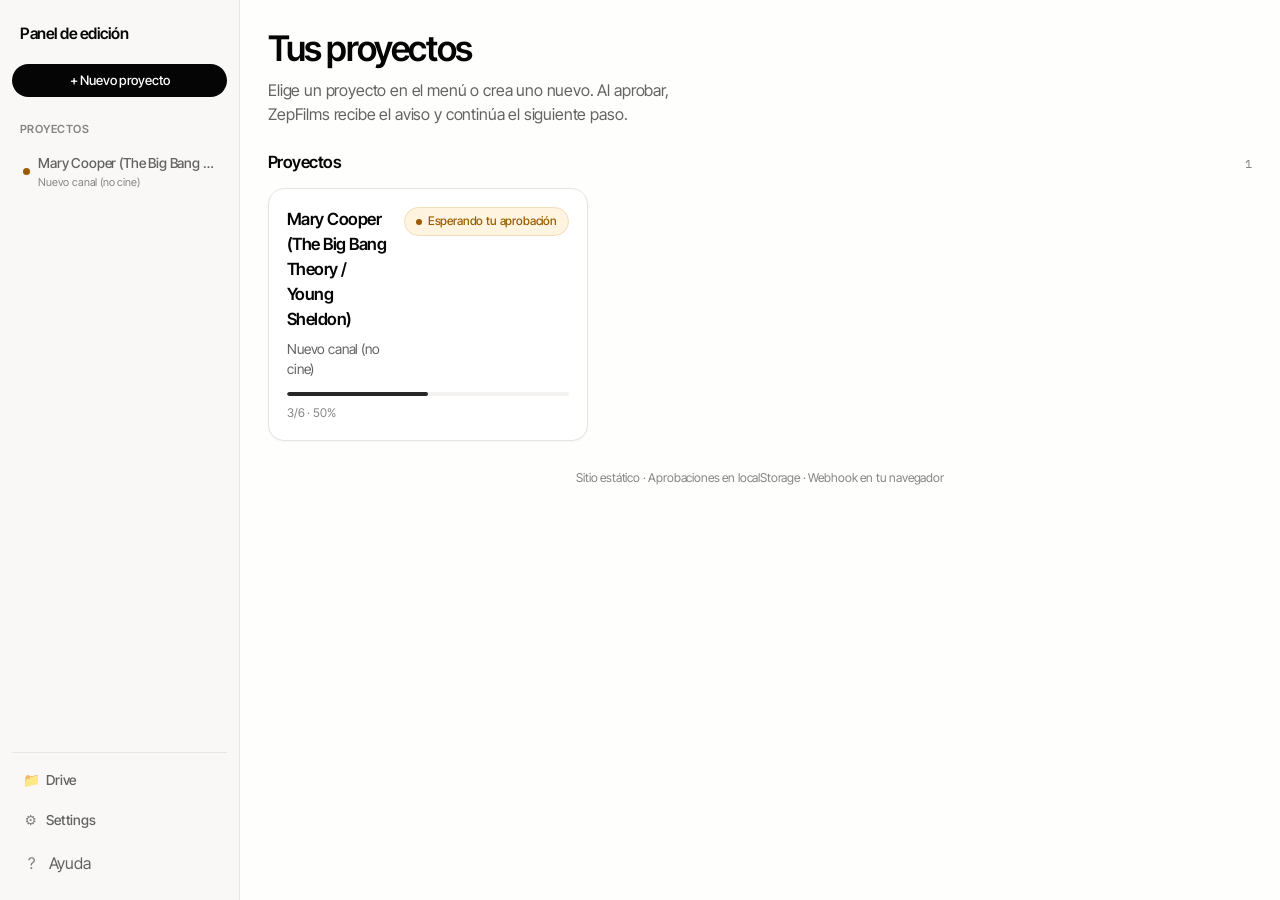
<file: index.html>
<!DOCTYPE html>
<html lang="es">
<head>
  <meta charset="utf-8" />
  <meta name="viewport" content="width=device-width, initial-scale=1, viewport-fit=cover" />
  <meta name="color-scheme" content="light" />
  <meta name="description" content="Panel de edición de videos" />
  <link rel="icon" href="favicon.svg" type="image/svg+xml" />
  <title>Panel de edición — Videos</title>
  <link rel="preconnect" href="https://fonts.googleapis.com" />
  <link rel="preconnect" href="https://fonts.gstatic.com" crossorigin />
  <link href="https://fonts.googleapis.com/css2?family=IBM+Plex+Mono:wght@400;500&family=Inter+Tight:wght@400;500;600;700&display=swap" rel="stylesheet" />
  <link rel="stylesheet" href="css/dashboard.css?v=8" />
</head>
<body>
  <div class="app">
    <aside class="sidebar" id="sidebar" aria-label="Menú">
      <div class="sidebar-top">
        <a class="brand" href="#/" data-nav="home">Panel de edición</a>
        <button type="button" class="btn btn-primary btn-block" id="btnNewProject">+ Nuevo proyecto</button>
        <nav class="nav-projects" aria-label="Proyectos">
          <div class="nav-label">Proyectos</div>
          <div id="projectNav"></div>
        </nav>
      </div>
      <div class="sidebar-bottom">
        <a class="nav-item" id="navDrive" href="#" target="_blank" rel="noopener" data-nav="drive">
          <span class="nav-ico" aria-hidden="true">📁</span>
          <span>Drive</span>
        </a>
        <a class="nav-item" href="#/settings" data-nav="settings">
          <span class="nav-ico" aria-hidden="true">⚙</span>
          <span>Settings</span>
        </a>
        <button type="button" class="nav-item nav-btn" id="btnHelp" data-nav="help">
          <span class="nav-ico" aria-hidden="true">?</span>
          <span>Ayuda</span>
        </button>
      </div>
    </aside>

    <div class="backdrop" id="sidebarBackdrop" hidden></div>

    <div class="main">
      <header class="topbar">
        <button type="button" class="btn btn-ghost btn-icon" id="btnMenu" aria-label="Abrir menú">☰</button>
        <div class="topbar-title" id="topbarTitle">Inicio</div>
      </header>
      <main class="content" id="app"></main>
    </div>
  </div>

  <div class="modal" id="modalNew" hidden>
    <div class="modal-backdrop" data-close-modal></div>
    <div class="modal-card" role="dialog" aria-modal="true" aria-labelledby="modalTitle">
      <div class="modal-head">
        <h2 id="modalTitle">Nuevo proyecto</h2>
        <button type="button" class="btn btn-ghost btn-icon" data-close-modal aria-label="Cerrar">✕</button>
      </div>
      <form id="formNew" class="modal-body">
        <label>Nombre del video
          <input name="title" required placeholder="Ej. Mary Cooper — capítulo 1" />
        </label>
        <label>Tema / serie o película
          <input name="theme" placeholder="Ej. The Big Bang Theory / Young Sheldon" />
        </label>
        <label>Canal
          <select name="channel">
            <option value="Canal nuevo">Canal nuevo</option>
            <option value="ZEPFILMS">ZEPFILMS</option>
          </select>
        </label>
        <label>Link del audio (Drive)
          <input name="audioUrl" type="url" placeholder="https://drive.google.com/…" />
        </label>
        <label>Guion (opcional)
          <textarea name="script" rows="4" placeholder="Pega el guion aquí…"></textarea>
        </label>
        <label>Título YouTube (opcional)
          <input name="ytTitle" placeholder="Título clickbait…" />
        </label>
        <div class="modal-actions">
          <button type="button" class="btn" data-close-modal>Cancelar</button>
          <button type="submit" class="btn btn-primary">Crear borrador</button>
        </div>
      </form>
    </div>
  </div>

  <div class="modal" id="modalHelp" hidden>
    <div class="modal-backdrop" data-close-help></div>
    <div class="modal-card" role="dialog" aria-modal="true" aria-labelledby="helpTitle">
      <div class="modal-head">
        <h2 id="helpTitle">Ayuda</h2>
        <button type="button" class="btn btn-ghost btn-icon" data-close-help aria-label="Cerrar">✕</button>
      </div>
      <div class="modal-body">
        <p><strong>Cómo usar el panel</strong></p>
        <ol>
          <li>Elige un proyecto en el menú izquierdo.</li>
          <li>En cada paso, usa <em>Aprobar</em> o <em>Pedir cambios</em>. ZepFilms recibe el aviso solo — sin pegar nada.</li>
          <li><em>Abrir Drive</em> abre la carpeta del proyecto donde estarán los videos.</li>
          <li><em>+ Nuevo proyecto</em> crea un borrador local.</li>
          <li>En Settings puedes pulsar <em>Probar conexión</em> si quieres verificar el aviso.</li>
        </ol>
        <p class="sub">La conexión con ZepFilms está activa automáticamente.</p>
        <div class="modal-actions">
          <button type="button" class="btn btn-primary" data-close-help>Entendido</button>
        </div>
      </div>
    </div>
  </div>

  <div class="modal" id="modalConnect" hidden>
    <div class="modal-backdrop" data-close-connect></div>
    <div class="modal-card" role="dialog" aria-modal="true" aria-labelledby="connectTitle">
      <div class="modal-head">
        <h2 id="connectTitle">Conecta ZepFilms</h2>
        <button type="button" class="btn btn-ghost btn-icon" data-close-connect aria-label="Cerrar">✕</button>
      </div>
      <div class="modal-body">
        <p class="sub">La conexión ya está activa. Si algo falla, pulsa Probar conexión en Settings.</p>
        <div class="modal-actions">
          <button type="button" class="btn" data-close-connect>Ahora no</button>
          <a class="btn btn-primary" href="#/settings" id="btnGoSettings" data-close-connect>Ir a Settings</a>
        </div>
      </div>
    </div>
  </div>

  <div class="toast" id="toast" role="status"></div>
  <script src="js/notify.js?v=2"></script>
  <script src="js/dashboard.js?v=7"></script>
</body>
</html>
</file>
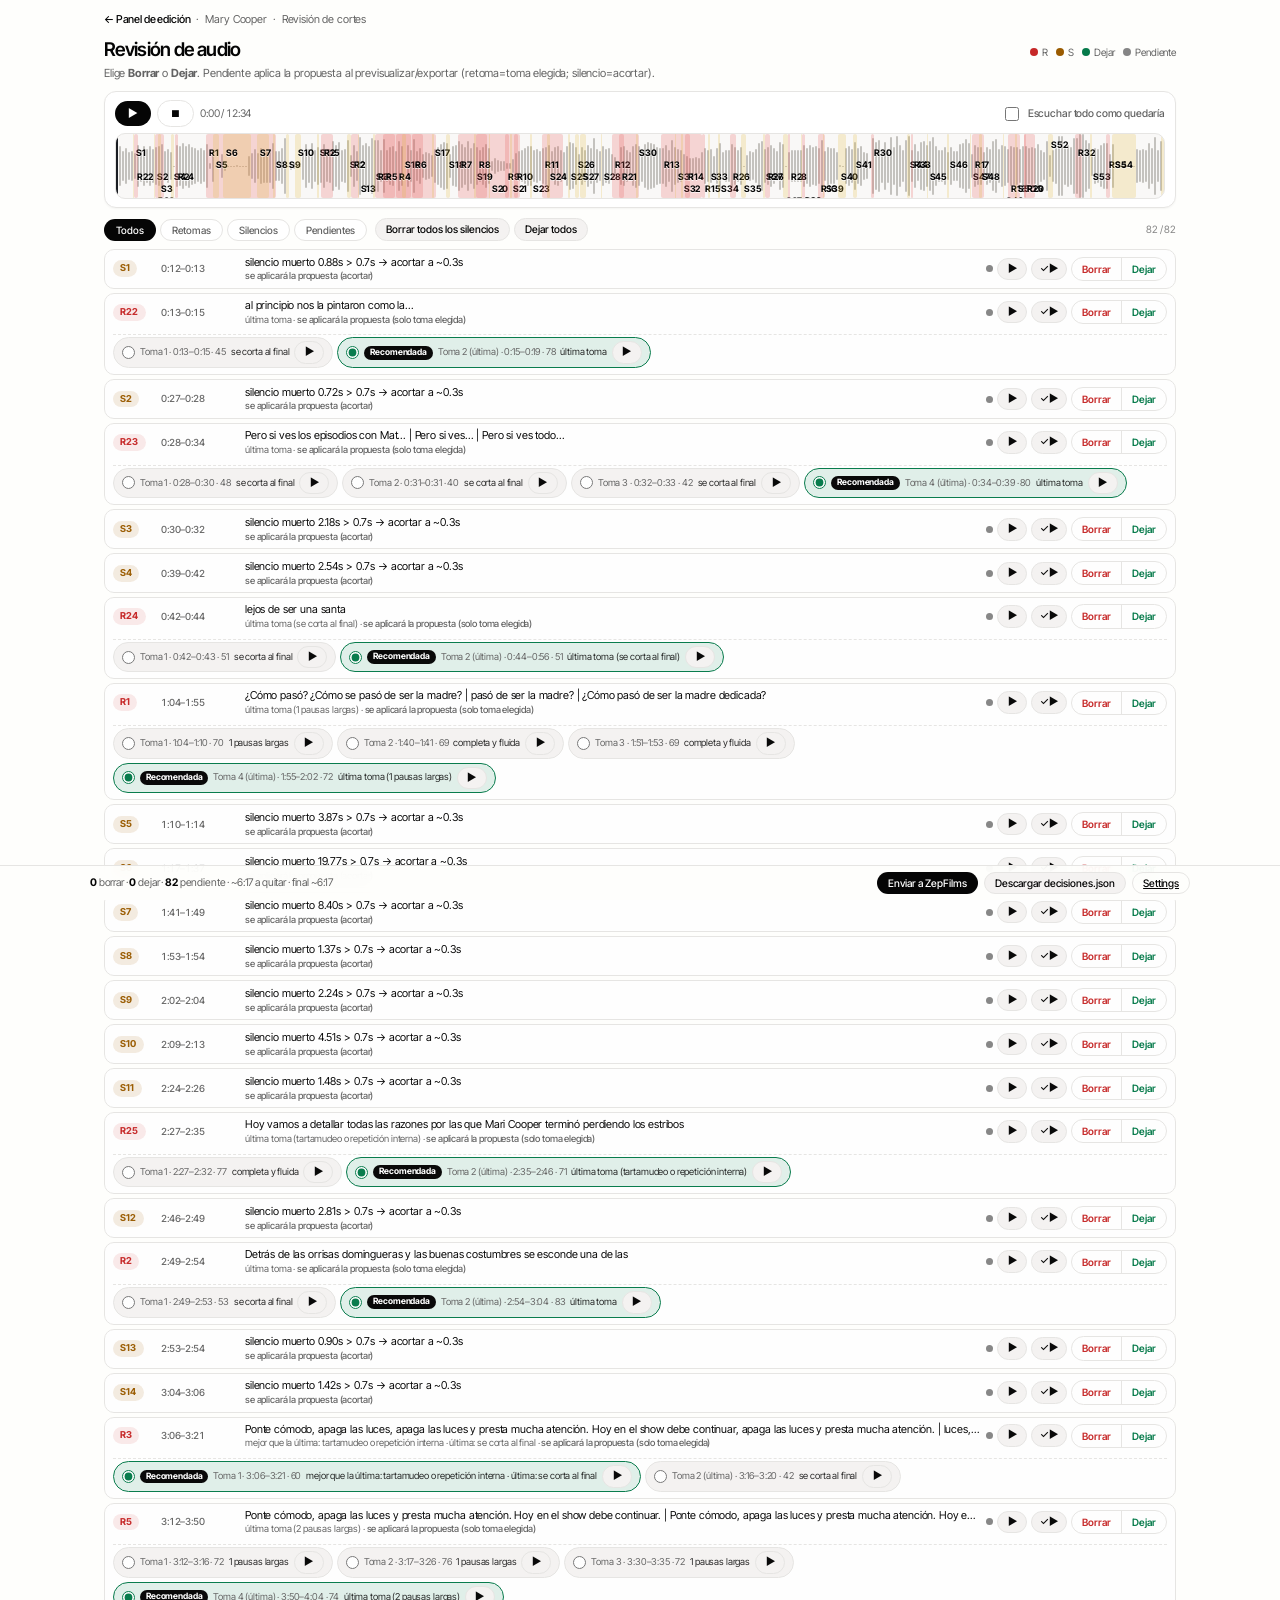
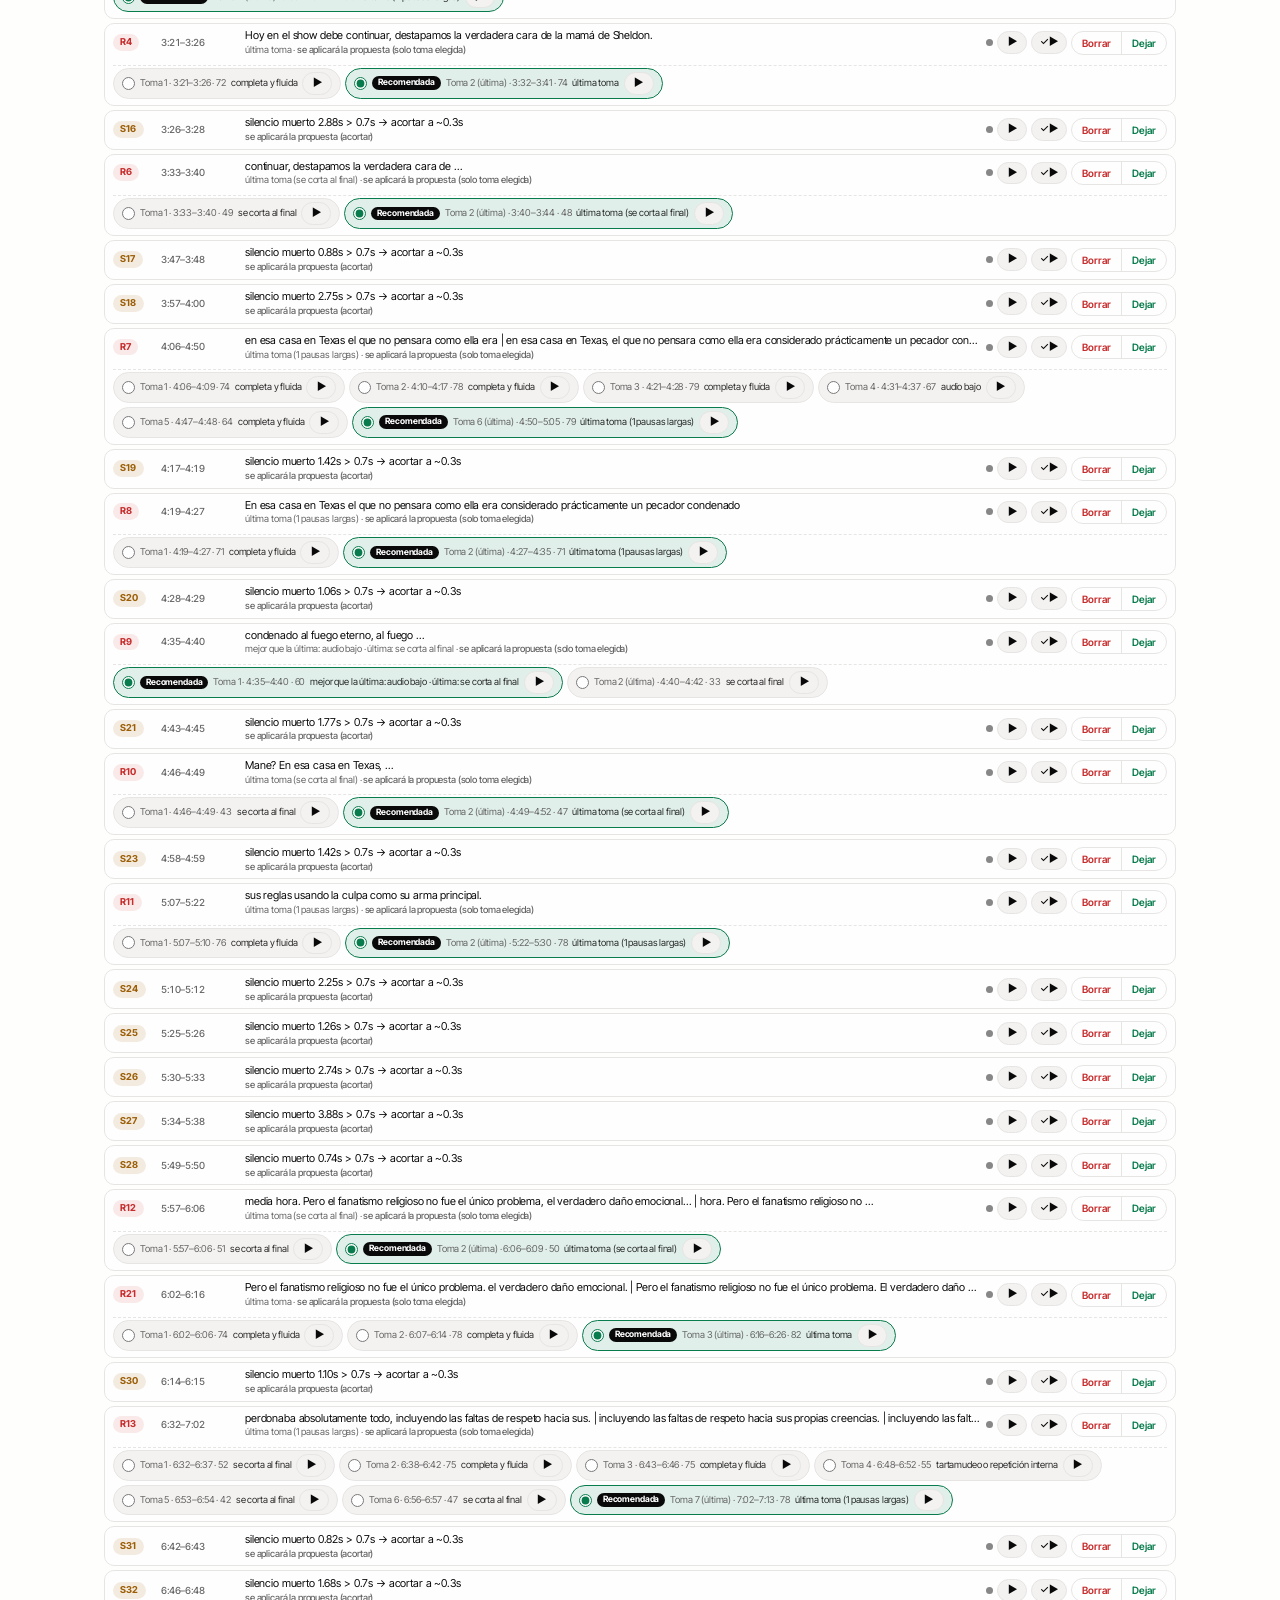
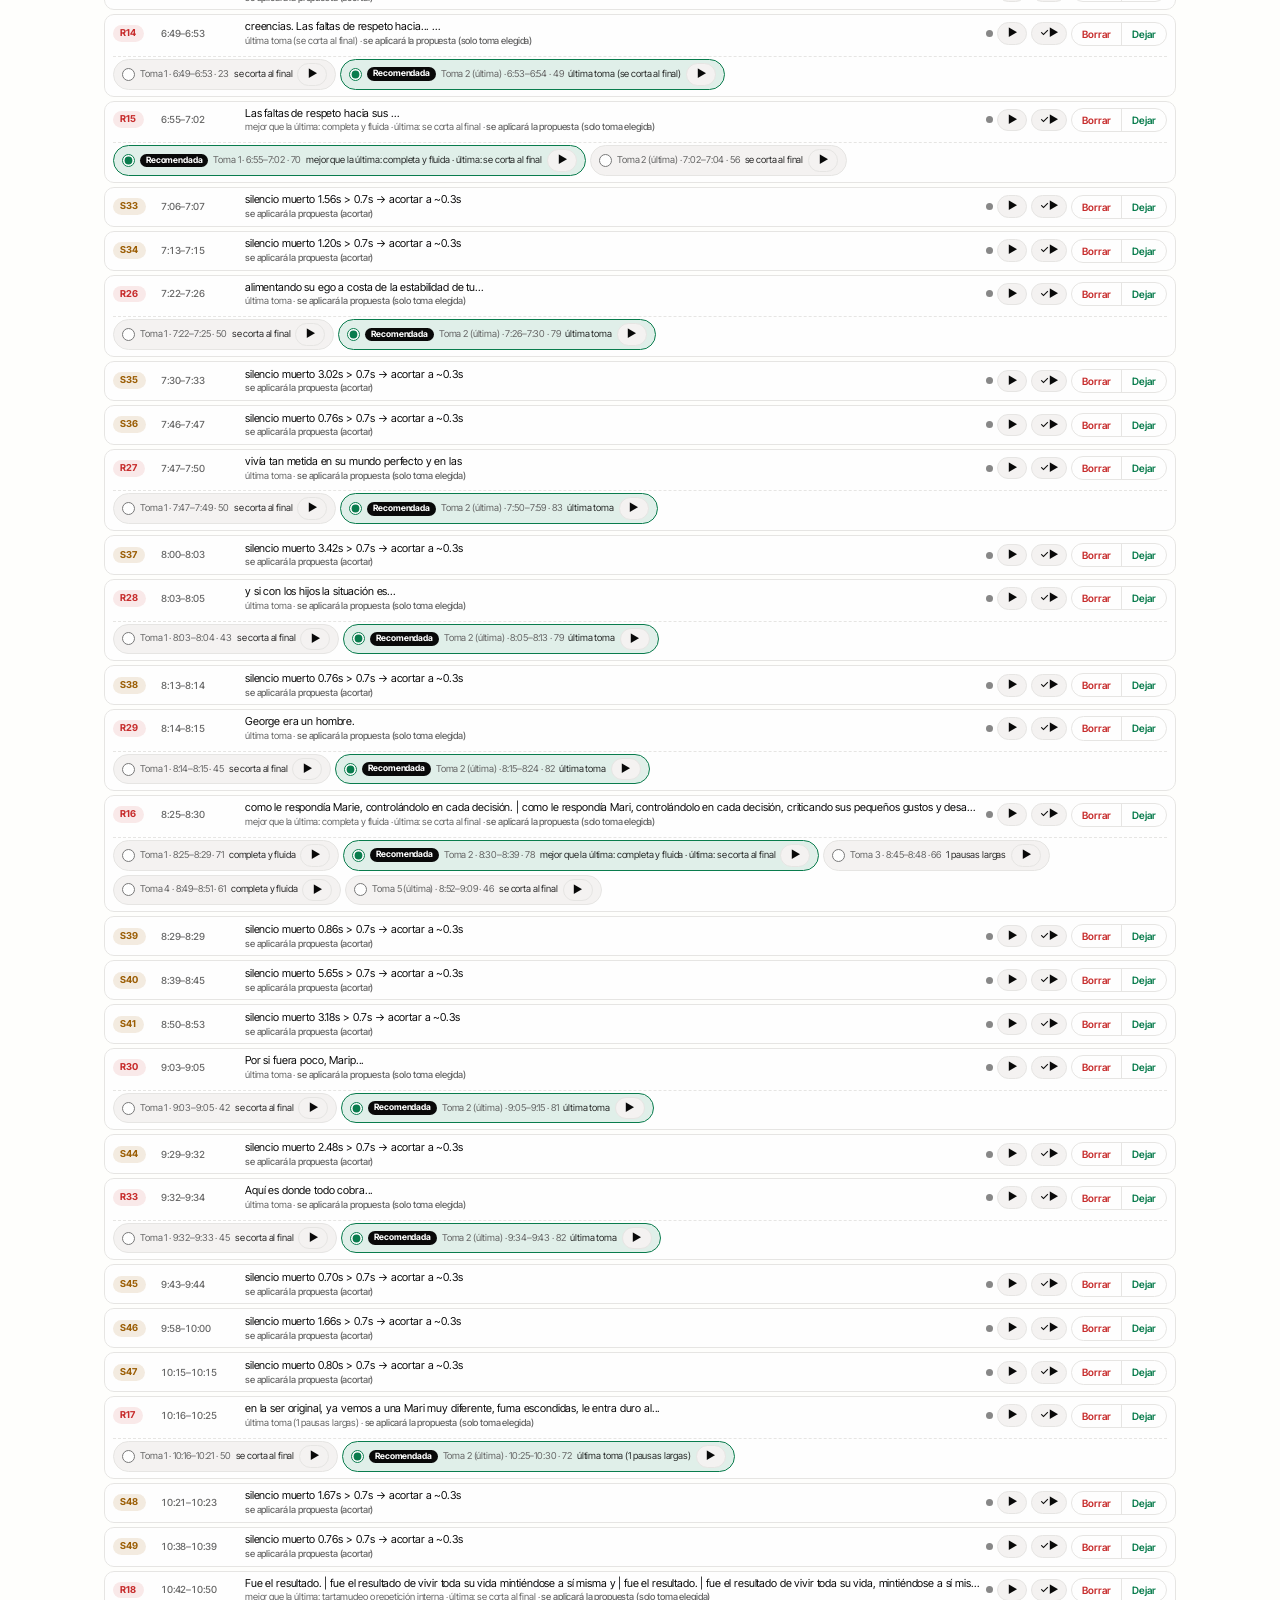
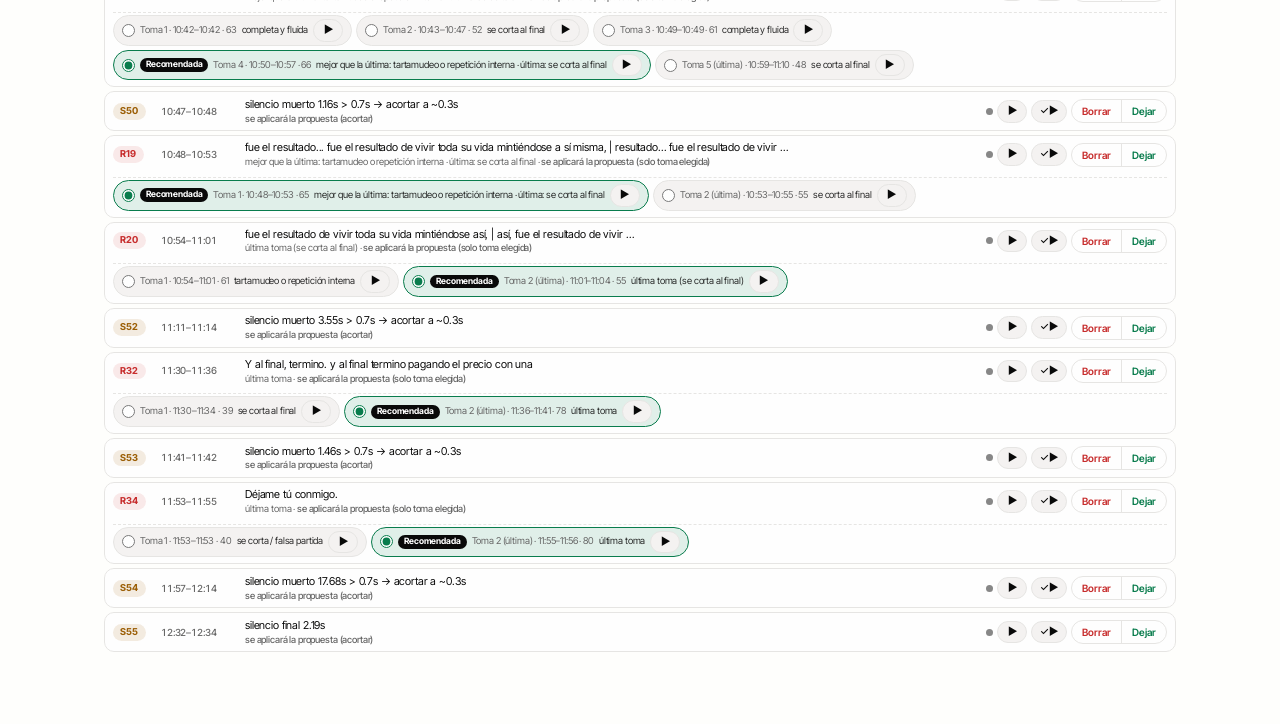
<file: revision/mary-cooper/index.html>
<!DOCTYPE html>
<html lang="es">
<head>
  <meta charset="utf-8" />
  <meta name="viewport" content="width=device-width, initial-scale=1, viewport-fit=cover" />
  <meta name="color-scheme" content="light" />
  <link rel="icon" href="favicon.svg" type="image/svg+xml" />
  <title>Revisión de audio — Mary Cooper</title>
  <link rel="preconnect" href="https://fonts.googleapis.com" />
  <link rel="preconnect" href="https://fonts.gstatic.com" crossorigin />
  <link href="https://fonts.googleapis.com/css2?family=Inter+Tight:wght@400;500;600;700&display=swap" rel="stylesheet" />
  <link rel="stylesheet" href="css/styles.css?v=8" />
</head>
<body>
  <div class="wrap">
    <nav class="crumb" aria-label="Navegación">
      <a href="../../">← Panel de edición</a>
      <span>·</span>
      <span>Mary Cooper</span>
      <span>·</span>
      <span>Revisión de cortes</span>
    </nav>
    <header class="top">
      <div>
        <h1>Revisión de audio</h1>
        <p>Elige <strong>Borrar</strong> o <strong>Dejar</strong>. Pendiente aplica la propuesta al previsualizar/exportar (retoma=toma elegida; silencio=acortar).</p>
      </div>
      <div class="legend">
        <span><i class="swatch retake"></i>R</span>
        <span><i class="swatch silence"></i>S</span>
        <span><i class="swatch keep"></i>Dejar</span>
        <span><i class="swatch pending"></i>Pendiente</span>
      </div>
    </header>

    <section class="player-card" aria-label="Reproductor">
      <div class="controls">
        <button type="button" class="btn btn-primary btn-play" id="btnPlay" aria-label="Reproducir o pausar" disabled>
          <span class="btn-label">▶</span>
          <span class="btn-spin" hidden aria-hidden="true"></span>
        </button>
        <button type="button" class="btn btn-ghost" id="btnStop" title="Detener" disabled>⏹</button>
        <span class="time" id="timeLabel">0:00 / 0:00</span>
        <label class="preview-all">
          <input type="checkbox" id="previewAll" disabled />
          Escuchar todo como quedaría
        </label>
      </div>
      <div id="waveform"></div>
      <div id="audioLoader" class="audio-loader" role="status" aria-live="polite">
        <div class="spinner" aria-hidden="true"></div>
        <div class="loader-text" id="loaderText">Cargando audio…</div>
        <div class="loader-bar"><div class="loader-bar-fill" id="loaderBar" style="width:0%"></div></div>
      </div>
    </section>

    <div id="status" class="loading">Cargando propuestas…</div>

    <div class="toolbar">
      <div class="filters" role="tablist" aria-label="Filtros">
        <button type="button" class="chip active" data-filter="all">Todos</button>
        <button type="button" class="chip" data-filter="retake">Retomas</button>
        <button type="button" class="chip" data-filter="silence">Silencios</button>
        <button type="button" class="chip" data-filter="pendiente">Pendientes</button>
      </div>
      <div class="bulk">
        <button type="button" class="btn btn-sm" id="btnBulkSilence">Borrar todos los silencios</button>
        <button type="button" class="btn btn-sm" id="btnBulkDejar">Dejar todos</button>
      </div>
      <span id="listCount" class="list-count"></span>
    </div>

    <div id="list" class="list"></div>
  </div>

  <div class="bar" role="contentinfo">
    <div class="bar-inner">
      <div class="counts" id="counts">—</div>
      <button type="button" class="btn btn-primary btn-sm" id="btnSendZep">Enviar a ZepFilms</button>
      <button type="button" class="btn btn-sm" id="btnDownload">Descargar decisiones.json</button>
      <a class="btn btn-ghost btn-sm" href="../../#/settings" id="btnConnHint" title="Conexión">Settings</a>
    </div>
  </div>
  <div class="toast" id="toast" role="status"></div>

  <script src="../../js/notify.js?v=2"></script>
  <script type="module" src="js/app.js?v=9"></script>
</body>
</html>
</file>
<file: css/dashboard.css>
:root {
  --bg: #fefefc;
  --chrome: #f9f8f7;
  --surface: #ffffff;
  --surface-soft: #f4f2f1;
  --border: #e6e5e3;
  --border-strong: #d4d3cf;
  --border-soft: #f0efed;
  --text: #050505;
  --muted: #636363;
  --muted-2: #858585;
  --primary: #050505;
  --on-primary: #ffffff;
  --primary-hover: #1b1b1b;
  --secondary: #f4f2f1;
  --secondary-hover: #ebe8e6;
  --ok: #057a4a;
  --ok-soft: #e8f7f0;
  --warn: #9a5b00;
  --warn-soft: #fff4e0;
  --pending: #858585;
  --pending-soft: #f4f2f1;
  --sidebar-w: 240px;
  --radius: 16px;
  --radius-md: 12px;
  --radius-sm: 8px;
  --pill: 9999px;
  --shadow: 0 1px 2px rgba(5, 5, 5, 0.04);
  --font: "Inter Tight", Inter, ui-sans-serif, system-ui, -apple-system, "Segoe UI", sans-serif;
  --mono: "IBM Plex Mono", ui-monospace, SFMono-Regular, Menlo, Consolas, monospace;
}
*, *::before, *::after { box-sizing: border-box; }
html, body {
  margin: 0; padding: 0;
  background: var(--bg);
  color: var(--text);
  font-family: var(--font);
  line-height: 1.5;
  -webkit-font-smoothing: antialiased;
  letter-spacing: -0.01em;
  min-height: 100%;
}
body { min-height: 100vh; }
a { color: inherit; text-decoration: none; }
a:hover { opacity: 0.8; }

/* Global control reset — kill native gray buttons everywhere */
button,
input,
select,
textarea {
  appearance: none;
  -webkit-appearance: none;
  font: inherit;
  color: inherit;
  letter-spacing: inherit;
}
button {
  margin: 0;
  padding: 0;
  border: none;
  background: none;
  cursor: pointer;
  text-align: inherit;
}
button:disabled { opacity: 0.45; cursor: not-allowed; }

.btn,
.btn-link,
a.btn,
a.btn-link {
  appearance: none !important;
  -webkit-appearance: none !important;
  display: inline-flex !important;
  align-items: center;
  justify-content: center;
  gap: 6px;
  border-radius: var(--pill) !important;
  padding: 8px 14px;
  font-size: 0.82rem;
  font-weight: 500;
  font-family: var(--font) !important;
  letter-spacing: -0.01em;
  cursor: pointer;
  border: 1px solid transparent !important;
  background: var(--secondary) !important;
  color: var(--text) !important;
  text-decoration: none !important;
  line-height: 1.2;
  transition: background .15s, border-color .15s, opacity .15s, transform .1s;
  box-shadow: none !important;
  width: auto;
  max-width: 100%;
}
.btn:hover, .btn-link:hover, a.btn:hover, a.btn-link:hover {
  background: var(--secondary-hover) !important;
  opacity: 1;
}
.btn:active, .btn-link:active { transform: scale(0.98); }
.btn-primary,
.btn-ok,
a.btn-primary,
a.btn-link.btn-primary,
.btn-link {
  background: var(--primary) !important;
  color: var(--on-primary) !important;
  border-color: transparent !important;
}
.btn-primary:hover,
.btn-ok:hover,
.btn-link:hover,
a.btn-link:hover {
  background: var(--primary-hover) !important;
  color: var(--on-primary) !important;
}
.btn-warn {
  background: var(--surface) !important;
  border: 1px solid var(--border-strong) !important;
  color: var(--text) !important;
}
.btn-warn:hover { background: var(--surface-soft) !important; }
.btn-ghost {
  background: transparent !important;
  border-color: transparent !important;
  color: var(--muted) !important;
}
.btn-ghost:hover { background: var(--surface-soft) !important; color: var(--text) !important; }
.btn-sm { padding: 7px 12px; font-size: 0.78rem; }
.btn-block { width: 100% !important; }
.btn-icon {
  width: 36px; height: 36px; padding: 0 !important;
  border-radius: var(--pill) !important;
}
.btn-danger-outline {
  background: var(--surface) !important;
  border: 1px solid #f0c9c9 !important;
  color: #9b1c1c !important;
}
.btn-danger-outline:hover { background: #fff5f5 !important; }

.app {
  display: flex;
  min-height: 100vh;
}
.sidebar {
  width: var(--sidebar-w);
  flex: 0 0 var(--sidebar-w);
  background: var(--chrome);
  border-right: 1px solid var(--border);
  display: flex;
  flex-direction: column;
  justify-content: space-between;
  padding: 16px 12px;
  position: sticky;
  top: 0;
  height: 100vh;
  z-index: 40;
}
.sidebar-top { display: flex; flex-direction: column; gap: 12px; min-height: 0; }
.brand {
  font-weight: 600;
  font-size: 0.98rem;
  letter-spacing: -0.03em;
  padding: 6px 8px;
  color: var(--text);
}
.brand:hover { opacity: 1; }
.nav-projects { margin-top: 4px; overflow: auto; min-height: 0; }
.nav-label {
  font-size: 0.7rem;
  font-weight: 600;
  color: var(--muted-2);
  text-transform: uppercase;
  letter-spacing: 0.04em;
  padding: 8px 8px 6px;
}
.nav-item {
  display: flex;
  align-items: center;
  gap: 8px;
  padding: 8px 10px;
  border-radius: 10px;
  color: var(--muted);
  font-size: 0.86rem;
  font-weight: 500;
  border: 1px solid transparent;
}
.nav-item:hover { background: var(--surface); color: var(--text); opacity: 1; }
.nav-item.active {
  background: var(--surface);
  color: var(--text);
  border-color: var(--border);
  box-shadow: var(--shadow);
}
.nav-item .dot {
  width: 7px; height: 7px; border-radius: 50%;
  background: var(--pending); flex-shrink: 0;
}
.nav-item .dot.ok { background: var(--ok); }
.nav-item .dot.warn { background: var(--warn); }
.nav-item .dot.draft { background: #777; border: 1px dashed #aaa; }
.nav-item .nav-text {
  min-width: 0; overflow: hidden; text-overflow: ellipsis; white-space: nowrap;
}
.nav-item .nav-sub {
  display: block; font-size: 0.68rem; color: var(--muted-2); font-weight: 400;
}
.nav-ico { width: 1.1em; text-align: center; opacity: 0.8; }
.sidebar-bottom { display: flex; flex-direction: column; gap: 2px; padding-top: 8px; border-top: 1px solid var(--border); }

.main {
  flex: 1;
  min-width: 0;
  display: flex;
  flex-direction: column;
}
.topbar {
  display: none;
  align-items: center;
  gap: 8px;
  padding: 10px 14px;
  border-bottom: 1px solid var(--border);
  background: var(--bg);
  position: sticky; top: 0; z-index: 20;
}
.topbar-title { font-weight: 600; letter-spacing: -0.02em; }
.content {
  padding: 28px 28px 64px;
  max-width: 1120px;
  width: 100%;
  margin: 0 auto;
}
.backdrop {
  display: none;
  position: fixed; inset: 0;
  background: rgba(5,5,5,0.28);
  z-index: 35;
}

@media (max-width: 860px) {
  .sidebar {
    position: fixed;
    left: 0; top: 0;
    transform: translateX(-105%);
    transition: transform .2s ease;
    box-shadow: 8px 0 24px rgba(0,0,0,.08);
  }
  .sidebar.open { transform: translateX(0); }
  .topbar { display: flex; }
  .backdrop:not([hidden]) { display: block; }
  .content { padding: 18px 14px 56px; }
}

.hero {
  margin-bottom: 24px;
}
.hero h1 {
  margin: 0;
  font-size: clamp(1.7rem, 3.5vw, 2.2rem);
  font-weight: 600;
  letter-spacing: -0.04em;
  line-height: 1.15;
}
.hero p {
  margin: 10px 0 0;
  color: var(--muted);
  max-width: 48ch;
}
.section-title {
  display: flex; align-items: baseline; justify-content: space-between;
  gap: 12px; margin: 8px 0 12px;
}
.section-title h2 {
  margin: 0; font-size: 1.05rem; font-weight: 600; letter-spacing: -0.03em;
}
.section-title span {
  color: var(--muted-2); font-size: 0.75rem; font-family: var(--mono);
}

.grid { display: grid; gap: 12px; }
.grid-projects {
  grid-template-columns: repeat(auto-fill, minmax(260px, 1fr));
}
.card {
  background: var(--surface);
  border: 1px solid var(--border);
  border-radius: var(--radius);
  box-shadow: var(--shadow);
  padding: 18px;
}
.card h3 {
  margin: 0;
  font-size: 1.05rem;
  font-weight: 600;
  letter-spacing: -0.03em;
}
.card .sub { margin: 6px 0 0; color: var(--muted); font-size: 0.86rem; }
.card-link {
  display: block;
  transition: border-color .15s, background .15s;
}
.card-link:hover {
  border-color: var(--border-strong);
  background: #fcfcfa;
  opacity: 1;
}
.card-actions { margin-top: 14px; display: flex; gap: 8px; flex-wrap: wrap; }

.status-badge {
  display: inline-flex; align-items: center; gap: 6px;
  padding: 5px 11px;
  border-radius: var(--pill);
  font-size: 0.74rem;
  font-weight: 500;
  white-space: nowrap;
  border: 1px solid transparent;
}
.status-badge::before {
  content: "";
  width: 6px; height: 6px; border-radius: 50%;
  background: currentColor;
}
.status-pendiente { background: var(--pending-soft); color: var(--pending); border-color: var(--border); }
.status-en_progreso { background: var(--surface-soft); color: #4b5563; border-color: var(--border); }
.status-esperando_aprobacion { background: var(--warn-soft); color: var(--warn); border-color: #f0dfb8; }
.status-aprobado { background: var(--ok-soft); color: var(--ok); border-color: #cfe8da; }
.status-borrador { background: var(--surface-soft); color: var(--muted); border-color: var(--border); }

.project-head {
  display: flex; flex-wrap: wrap; gap: 12px;
  justify-content: space-between; align-items: flex-start;
  margin-bottom: 14px;
}
.project-head h1 {
  margin: 0;
  font-size: clamp(1.35rem, 2.8vw, 1.85rem);
  font-weight: 600;
  letter-spacing: -0.035em;
}
.progress-track {
  height: 4px;
  background: var(--surface-soft);
  border-radius: var(--pill);
  overflow: hidden;
  margin-bottom: 8px;
}
.progress-fill {
  height: 100%;
  background: var(--text);
  opacity: 0.85;
  border-radius: var(--pill);
}
.progress-label {
  margin: 0 0 16px;
  font-size: 0.75rem;
  color: var(--muted-2);
}

.steps {
  list-style: none;
  margin: 0;
  padding: 0;
  display: grid;
  grid-template-columns: repeat(4, minmax(0, 1fr));
  gap: 12px;
  align-items: stretch;
}
@media (max-width: 980px) {
  .steps { grid-template-columns: repeat(2, minmax(0, 1fr)); }
}
@media (max-width: 560px) {
  .steps { grid-template-columns: 1fr; }
}
.step {
  border: 1px solid var(--border);
  border-radius: var(--radius);
  padding: 14px;
  background: var(--surface);
  display: flex;
  flex-direction: column;
  min-height: 100%;
  height: 100%;
  box-shadow: var(--shadow);
}
.step-card-body {
  display: flex; flex-direction: column; gap: 8px; flex: 1 1 auto; min-width: 0;
}
.step-card-head {
  display: flex; align-items: center; justify-content: space-between; gap: 8px;
}
.step-card-title {
  margin: 0;
  font-size: 0.95rem;
  font-weight: 600;
  letter-spacing: -0.025em;
  line-height: 1.25;
}
.step-num {
  width: 26px; height: 26px; border-radius: var(--pill);
  display: inline-flex; align-items: center; justify-content: center;
  font-size: 0.72rem; font-weight: 600;
  background: var(--surface-soft); color: var(--muted);
  border: 1px solid var(--border);
  flex-shrink: 0;
}
.step.is-aprobado .step-num { background: var(--text); color: var(--on-primary); border-color: transparent; }
.step.is-esperando_aprobacion .step-num { background: var(--warn-soft); color: var(--warn); border-color: #f0dfb8; }
.step-detail { margin: 0; color: var(--muted); font-size: 0.8rem; line-height: 1.4; }
.step-meta { display: flex; flex-wrap: wrap; gap: 6px; }
.chip-count {
  display: inline-flex; gap: 4px; align-items: center;
  padding: 3px 8px; border-radius: var(--pill);
  background: var(--chrome); border: 1px solid var(--border);
  font-size: 0.68rem; font-weight: 500; color: var(--muted);
}
.chip-count strong { color: var(--text); font-weight: 600; }
.step-saved { font-size: 0.72rem; color: var(--muted-2); }
.step-card-foot {
  margin-top: 12px;
  padding-top: 10px;
  border-top: 1px solid var(--border-soft);
  display: flex;
  flex-direction: column;
  gap: 8px;
}
.step-card-foot .btn,
.step-card-foot .btn-link,
.step-card-foot a.btn-link {
  width: 100% !important;
  justify-content: center;
}
.step-card-foot .actions {
  margin: 0;
  display: flex;
  flex-direction: column;
  gap: 6px;
  width: 100%;
}
.change-box { width: 100%; display: none; }
.change-box.open { display: block; }
.change-box textarea {
  width: 100%;
  min-height: 64px;
  resize: vertical;
  border: 1px solid var(--border);
  border-radius: var(--radius-md);
  padding: 10px 12px;
  background: var(--chrome);
}
.change-box textarea:focus {
  outline: none;
  border-color: var(--text);
  box-shadow: 0 0 0 3px rgba(5,5,5,0.06);
}
.change-actions { margin-top: 6px; display: flex; gap: 6px; flex-wrap: wrap; }

.media-slot {
  margin: 0;
  border: 1px solid var(--border);
  border-radius: var(--radius-sm);
  padding: 8px 10px;
  background: var(--chrome);
  color: var(--muted);
  font-size: 0.75rem;
}
.media-slot audio, .media-slot video {
  width: 100%; max-height: 240px; border-radius: 8px; background: #111; margin-top: 8px;
}
.media-slot .pending-label { font-weight: 600; color: var(--text); }
code {
  font-family: var(--mono);
  font-size: 0.84em;
  background: var(--surface-soft);
  border: 1px solid var(--border);
  padding: 1px 6px;
  border-radius: 6px;
}

.style-list { list-style: none; margin: 0; padding: 0; display: grid; gap: 10px; }
.style-block {
  border: 1px solid var(--border);
  border-radius: var(--radius-md);
  padding: 14px;
  background: var(--surface);
}
.style-block h3 {
  margin: 0 0 8px;
  font-size: 0.95rem;
  font-weight: 600;
  letter-spacing: -0.02em;
}
.style-block ul {
  margin: 0; padding-left: 1.1rem; color: var(--muted); font-size: 0.88rem;
}
.style-block li { margin: 4px 0; }

.howto-box {
  border: 1px solid var(--border);
  border-radius: 18px;
  background: var(--chrome);
  padding: 14px 16px;
  color: var(--muted);
  font-size: 0.95rem;
  margin-bottom: 12px;
}
.howto-box strong { color: var(--text); }

.modal[hidden] { display: none !important; }
.modal {
  position: fixed; inset: 0; z-index: 60;
  display: grid; place-items: center;
  padding: 16px;
}
.modal-backdrop {
  position: absolute; inset: 0;
  background: rgba(5,5,5,0.35);
}
.modal-card {
  position: relative;
  width: min(520px, 100%);
  max-height: min(90vh, 760px);
  overflow: auto;
  background: var(--surface);
  border: 1px solid var(--border);
  border-radius: 20px;
  box-shadow: 0 16px 48px rgba(5,5,5,0.12);
}
.modal-head {
  display: flex; align-items: center; justify-content: space-between;
  padding: 16px 16px 8px;
}
.modal-head h2 {
  margin: 0; font-size: 1.15rem; font-weight: 600; letter-spacing: -0.03em;
}
.modal-body {
  padding: 8px 16px 16px;
  display: grid; gap: 12px;
}
.modal-body label {
  display: grid; gap: 6px;
  font-size: 0.82rem; font-weight: 500; color: var(--muted);
}
.modal-body input,
.modal-body select,
.modal-body textarea {
  width: 100%;
  border: 1px solid var(--border);
  border-radius: 12px;
  padding: 10px 12px;
  background: var(--chrome);
  color: var(--text);
  font-size: 0.92rem;
}
.modal-body input:focus,
.modal-body select:focus,
.modal-body textarea:focus {
  outline: none;
  border-color: var(--text);
  box-shadow: 0 0 0 3px rgba(5,5,5,0.06);
}
.modal-actions {
  display: flex; justify-content: flex-end; gap: 8px; margin-top: 4px;
}

.toast {
  position: fixed; left: 50%; bottom: 24px;
  transform: translateX(-50%);
  background: var(--text); color: var(--on-primary);
  padding: 10px 16px; border-radius: var(--pill);
  z-index: 9999; opacity: 0; pointer-events: none;
  transition: opacity .2s;
  font-size: 0.85rem;
  max-width: min(92vw, 420px);
  text-align: center;
}
.toast.show { opacity: 1; pointer-events: auto; }
.empty { padding: 28px; text-align: center; color: var(--muted); }
.footer-note {
  margin-top: 28px;
  color: var(--muted-2);
  font-size: 0.76rem;
  text-align: center;
}
.pill {
  display: inline-flex; align-items: center;
  padding: 5px 10px; border-radius: var(--pill);
  border: 1px solid var(--border); background: var(--surface);
  font-size: 0.75rem; font-weight: 500; color: var(--muted);
}

/* Approval / Drive / toast extras */
.project-head-right {
  display: flex;
  flex-direction: column;
  align-items: flex-end;
  gap: 8px;
}
.pill-link,
a.pill-link {
  display: inline-flex !important;
  align-items: center;
  gap: 6px;
  padding: 6px 12px !important;
  border-radius: var(--pill) !important;
  border: 1px solid var(--border) !important;
  background: var(--surface) !important;
  color: var(--text) !important;
  font-size: 0.78rem;
  font-weight: 500;
  text-decoration: none !important;
  box-shadow: var(--shadow);
}
.pill-link:hover,
a.pill-link:hover {
  background: var(--surface-soft) !important;
  opacity: 1;
}
.drive-mini {
  display: inline-flex;
  align-items: center;
  gap: 4px;
  margin-top: 8px;
  font-size: 0.78rem;
  font-weight: 500;
  color: var(--text);
  text-decoration: underline;
  text-underline-offset: 3px;
}
.status-cambios_pedidos {
  background: var(--warn-soft);
  color: var(--warn);
  border-color: #f0dfb8;
}
.btn:disabled,
button.btn:disabled {
  opacity: 0.45 !important;
  cursor: not-allowed !important;
  transform: none !important;
}
.nav-btn.nav-item {
  width: 100%;
  text-align: left;
  background: transparent;
  border: 1px solid transparent;
  font: inherit;
  color: var(--muted);
  cursor: pointer;
}
.nav-btn.nav-item:hover {
  background: var(--surface);
  color: var(--text);
}
.toast {
  display: flex;
  align-items: center;
  gap: 10px;
  flex-wrap: wrap;
  justify-content: center;
}
.toast-undo {
  appearance: none;
  border: 0;
  background: transparent;
  color: #fff;
  font: inherit;
  font-weight: 600;
  text-decoration: underline;
  cursor: pointer;
  padding: 0 4px;
}
#copyFallbackText {
  width: 100%;
  min-height: 140px;
  font-family: var(--mono);
  font-size: 0.82rem;
  border: 1px solid var(--border);
  border-radius: 12px;
  padding: 10px 12px;
  background: var(--chrome);
  resize: vertical;
}
.modal-body .sub { color: var(--muted); font-size: 0.86rem; }
.modal-body ol { color: var(--muted); font-size: 0.9rem; padding-left: 1.2rem; }
.modal-body ol li { margin: 6px 0; }

/* Connection card (Settings) */
.conn-card {
  margin-bottom: 16px;
}
.conn-status {
  display: inline-flex;
  align-items: center;
  gap: 8px;
  padding: 6px 12px;
  border-radius: var(--pill);
  border: 1px solid var(--border);
  background: var(--chrome);
  font-size: 0.8rem;
  font-weight: 500;
  color: var(--muted);
  margin: 8px 0 12px;
}
.conn-status .dot {
  width: 8px;
  height: 8px;
  border-radius: 50%;
  background: var(--pending);
  flex-shrink: 0;
}
.conn-status.is-connected {
  background: var(--ok-soft);
  color: var(--ok);
  border-color: #cfe8da;
}
.conn-status.is-connected .dot { background: var(--ok); }
.conn-status.is-error {
  background: #fff5f5;
  color: #9b1c1c;
  border-color: #f0c9c9;
}
.conn-status.is-error .dot { background: #c0392b; }
.conn-status.is-disconnected .dot { background: var(--pending); }
.conn-fields {
  display: grid;
  gap: 12px;
}
.conn-fields label {
  display: grid;
  gap: 6px;
  font-size: 0.82rem;
  font-weight: 500;
  color: var(--muted);
}
.conn-fields input {
  width: 100%;
  border: 1px solid var(--border);
  border-radius: 12px;
  padding: 10px 12px;
  background: var(--chrome);
  color: var(--text);
  font-size: 0.92rem;
}
.conn-fields input:focus {
  outline: none;
  border-color: var(--text);
  box-shadow: 0 0 0 3px rgba(5,5,5,0.06);
}
.conn-fields .hint {
  font-size: 0.75rem;
  color: var(--muted-2);
  font-weight: 400;
}
.conn-actions {
  display: flex;
  flex-wrap: wrap;
  gap: 8px;
  margin-top: 14px;
}
.conn-msg {
  margin-top: 10px;
  font-size: 0.8rem;
  color: var(--muted);
  line-height: 1.4;
}
.conn-msg strong { color: var(--text); }
.status-en_proceso,
.status-en_progreso {
  background: var(--surface-soft);
  color: #4b5563;
  border-color: var(--border);
}
.toast-action {
  appearance: none;
  border: 0;
  background: transparent;
  color: #fff;
  font: inherit;
  font-weight: 600;
  text-decoration: underline;
  cursor: pointer;
  padding: 0 4px;
}

/* Live working state — light Grok-style animated pill */
.status-trabajando,
.status-working-pulse {
  background: #eef2ff;
  color: #4338ca;
  border-color: #c7d2fe;
}
.status-working-pulse::before,
.status-trabajando::before {
  background: #6366f1;
  box-shadow: 0 0 0 0 rgba(99, 102, 241, 0.55);
  animation: zep-work-pulse 1.4s ease-out infinite;
}
@keyframes zep-work-pulse {
  0% { box-shadow: 0 0 0 0 rgba(99, 102, 241, 0.55); opacity: 1; }
  70% { box-shadow: 0 0 0 8px rgba(99, 102, 241, 0); opacity: 0.85; }
  100% { box-shadow: 0 0 0 0 rgba(99, 102, 241, 0); opacity: 1; }
}
.step.is-trabajando .step-num,
.step.is-en_progreso .step-num,
.step.is-en_proceso .step-num {
  background: #eef2ff;
  color: #4338ca;
  border-color: #c7d2fe;
}
.dot.work {
  background: #6366f1;
  box-shadow: 0 0 0 0 rgba(99, 102, 241, 0.5);
  animation: zep-work-pulse 1.4s ease-out infinite;
}
</file>
<file: revision/mary-cooper/css/styles.css>
:root {
  --bg: #fefefc;
  --bg2: #ffffff;
  --bg3: #f4f2f1;
  --chrome: #f9f8f7;
  --border: #e6e5e3;
  --border-strong: #d4d3cf;
  --text: #050505;
  --muted: #636363;
  --muted-2: #858585;
  --red: #c62828;
  --red-dim: rgba(198, 40, 40, 0.10);
  --yellow: #9a5b00;
  --yellow-dim: rgba(154, 91, 0, 0.12);
  --green: #057a4a;
  --green-dim: rgba(5, 122, 74, 0.12);
  --accent: #050505;
  --accent-soft: rgba(5, 5, 5, 0.06);
  --danger: #c62828;
  --ok: #057a4a;
  --pending: #858585;
  --radius: 12px;
  --pill: 9999px;
  --shadow: 0 1px 2px rgba(5, 5, 5, 0.04);
  --safe-bottom: env(safe-area-inset-bottom, 0px);
  --row-h: 40px;
  --font: "Inter Tight", Inter, ui-sans-serif, system-ui, -apple-system, "Segoe UI", sans-serif;
}
* { box-sizing: border-box; }
html, body {
  margin: 0; padding: 0;
  background: var(--bg); color: var(--text);
  font-family: var(--font);
  line-height: 1.35;
  -webkit-text-size-adjust: 100%;
  -webkit-font-smoothing: antialiased;
  font-size: 14px;
  letter-spacing: -0.01em;
}
body { padding-bottom: calc(56px + var(--safe-bottom)); }
.wrap { max-width: 1100px; margin: 0 auto; padding: 12px 14px 16px; }
.crumb {
  display: flex; flex-wrap: wrap; gap: 6px; align-items: center;
  margin-bottom: 10px; font-size: 0.78rem; color: var(--muted);
}
.crumb a { color: var(--text); text-decoration: none; font-weight: 500; }
.crumb a:hover { opacity: 0.7; }
.top {
  display: flex; flex-wrap: wrap; gap: 8px 16px;
  align-items: baseline; justify-content: space-between;
  margin-bottom: 10px;
}
.top h1 {
  font-size: 1.35rem; margin: 0; font-weight: 600;
  letter-spacing: -0.035em;
}
.top p { margin: 4px 0 0; color: var(--muted); font-size: 0.8rem; }
.legend {
  display: flex; flex-wrap: wrap; gap: 8px;
  font-size: 0.72rem; color: var(--muted);
}
.swatch {
  display: inline-block; width: 8px; height: 8px;
  border-radius: 50%; margin-right: 4px; vertical-align: 0;
}
.swatch.retake { background: var(--red); }
.swatch.silence { background: var(--yellow); }
.swatch.keep { background: var(--green); }
.swatch.pending { background: var(--pending); }

.player-card {
  background: var(--bg2);
  border: 1px solid var(--border);
  border-radius: var(--radius);
  padding: 8px 10px;
  margin-bottom: 10px;
  position: sticky; top: 0; z-index: 20;
  box-shadow: var(--shadow);
}
.controls {
  display: flex; flex-wrap: wrap; gap: 6px;
  align-items: center; margin-bottom: 6px;
}
.btn {
  appearance: none;
  border: 1px solid var(--border);
  background: var(--bg3); color: var(--text);
  border-radius: var(--pill); padding: 6px 12px;
  font-size: 0.78rem; font-weight: 500;
  cursor: pointer; touch-action: manipulation;
  line-height: 1.2; font-family: inherit;
  transition: background .15s, border-color .15s, opacity .15s;
}
.btn:hover { background: #ebe8e6; }
.btn:active { transform: scale(0.98); }
.btn-primary { background: var(--accent); border-color: transparent; color: #fff; }
.btn-primary:hover { background: #1b1b1b; border-color: transparent; }
.btn-play { min-width: 36px; padding: 5px 10px; }
.btn-ghost { background: transparent; }
.btn-sm { padding: 4px 10px; font-size: 0.74rem; }
.btn-icon {
  padding: 4px 8px; min-width: 30px;
  font-size: 0.75rem; border-radius: var(--pill);
}
.time {
  font-variant-numeric: tabular-nums;
  color: var(--muted); font-size: 0.75rem;
}
.preview-all {
  display: flex; align-items: center; gap: 6px;
  margin-left: auto; font-size: 0.75rem; font-weight: 500;
  color: var(--muted); cursor: pointer;
}
.preview-all input { width: 14px; height: 14px; accent-color: var(--text); }
#waveform {
  width: 100%; min-height: 64px;
  background: var(--chrome); border-radius: 10px; overflow: hidden;
  border: 1px solid var(--border);
}
#waveform ::part(region) { z-index: 3; }
#waveform ::part(region-content) {
  font-size: 9px; font-weight: 700; color: #050505;
  text-shadow: 0 1px 0 rgba(255,255,255,.7);
  padding: 0 3px !important; white-space: nowrap;
}

.toolbar {
  display: flex; flex-wrap: wrap; gap: 6px 8px;
  align-items: center; margin: 6px 0 8px;
}
.filters { display: flex; flex-wrap: wrap; gap: 4px; }
.chip {
  appearance: none; border: 1px solid var(--border);
  background: var(--bg2); color: var(--muted);
  border-radius: var(--pill); padding: 4px 11px;
  font-size: 0.72rem; font-weight: 500; cursor: pointer;
  font-family: inherit;
}
.chip.active { background: var(--text); color: #fff; border-color: transparent; }
.bulk { display: flex; flex-wrap: wrap; gap: 4px; }
.list-count { color: var(--muted-2); font-size: 0.72rem; margin-left: auto; }

.list { display: flex; flex-direction: column; gap: 4px; }
.row {
  display: grid;
  grid-template-columns: 42px 78px minmax(0,1fr) auto;
  gap: 6px; align-items: center;
  min-height: var(--row-h);
  padding: 4px 8px;
  background: var(--bg2);
  border: 1px solid var(--border);
  border-radius: 10px;
  cursor: pointer;
  scroll-margin-top: 120px;
}
.row:hover { border-color: var(--border-strong); background: #fcfcfa; }
.row.active { border-color: var(--text); box-shadow: 0 0 0 1px var(--text); }
.row.pendiente { opacity: 0.98; }
.row.borrar {
  background: linear-gradient(90deg, rgba(198,40,40,.07), var(--bg2) 40%);
  border-color: rgba(198,40,40,.22);
}
.row.dejar {
  background: linear-gradient(90deg, rgba(5,122,74,.07), var(--bg2) 40%);
  border-color: rgba(5,122,74,.22);
}
.badge {
  font-size: 0.68rem; font-weight: 700;
  letter-spacing: 0.02em; padding: 2px 7px;
  border-radius: var(--pill); text-align: center; justify-self: start;
}
.badge.retake { background: var(--red-dim); color: var(--red); }
.badge.silence { background: var(--yellow-dim); color: var(--yellow); }
.badge-time {
  font-size: 0.7rem; color: var(--muted);
  font-variant-numeric: tabular-nums; font-weight: 500;
  white-space: nowrap;
}
.row-main {
  min-width: 0; display: flex; flex-direction: column; gap: 1px;
}
.row-text {
  font-size: 0.78rem; white-space: nowrap; overflow: hidden; text-overflow: ellipsis;
}
.row-sub {
  font-size: 0.68rem; color: var(--muted);
  white-space: nowrap; overflow: hidden; text-overflow: ellipsis;
}
.row-actions {
  display: flex; align-items: center; gap: 4px; flex-shrink: 0;
}
.seg {
  display: inline-flex; border: 1px solid var(--border);
  border-radius: var(--pill); overflow: hidden; background: var(--bg2);
}
.seg .btn {
  border: 0; border-radius: 0; padding: 5px 10px;
  font-size: 0.72rem; font-weight: 600;
  background: transparent; color: var(--muted);
}
.seg .btn + .btn { border-left: 1px solid var(--border); }
.seg .btn-borrar.selected { background: var(--danger); color: #fff; }
.seg .btn-dejar.selected { background: var(--ok); color: #fff; }
.seg .btn-borrar:not(.selected) { color: var(--red); }
.seg .btn-dejar:not(.selected) { color: var(--ok); }
.state-dot {
  width: 7px; height: 7px; border-radius: 50%;
  background: var(--pending); flex-shrink: 0;
}
.row.borrar .state-dot { background: var(--danger); }
.row.dejar .state-dot { background: var(--ok); }

.takes {
  grid-column: 1 / -1;
  display: flex; flex-wrap: wrap; gap: 4px;
  padding: 2px 0 2px 0; margin-top: 2px;
  border-top: 1px dashed var(--border);
}
.take-chip {
  display: flex; align-items: center; gap: 5px;
  padding: 3px 8px; border-radius: var(--pill);
  border: 1px solid var(--border); background: var(--bg3);
  font-size: 0.68rem; cursor: pointer; max-width: 100%;
}
.take-chip input { accent-color: var(--ok); margin: 0; }
.take-chip.selected { border-color: var(--green); background: var(--green-dim); }
.take-chip .rec-tag {
  background: var(--text); color: #fff;
  font-weight: 700; font-size: 0.62rem;
  padding: 1px 6px; border-radius: var(--pill);
}
.take-chip .t-meta { color: var(--muted); white-space: nowrap; }
.take-chip .t-reason { color: var(--text); opacity: .85; }

.bar {
  position: fixed; left: 0; right: 0; bottom: 0;
  background: rgba(254,254,252,.92);
  border-top: 1px solid var(--border);
  padding: 6px 10px calc(6px + var(--safe-bottom));
  z-index: 40; backdrop-filter: blur(10px);
}
.bar-inner {
  max-width: 1100px; margin: 0 auto;
  display: flex; flex-wrap: wrap; gap: 6px; align-items: center;
}
.counts { font-size: 0.75rem; color: var(--muted); flex: 1; min-width: 140px; }
.counts strong { color: var(--text); }
.loading { padding: 16px; text-align: center; color: var(--muted); font-size: 0.85rem; }
.error {
  background: #fff5f5; color: var(--red);
  border: 1px solid #f0c9c9;
  padding: 8px 10px; border-radius: 10px; margin: 8px 0; font-size: 0.85rem;
}
.toast {
  position: fixed; left: 50%; bottom: calc(64px + var(--safe-bottom));
  transform: translateX(-50%);
  background: var(--text); color: #fff;
  padding: 8px 14px; border-radius: var(--pill);
  border: 1px solid var(--text); z-index: 50;
  opacity: 0; pointer-events: none; transition: opacity .2s;
  font-size: 0.8rem;
  box-shadow: var(--shadow);
}
.toast.show { opacity: 1; }
@media (max-width: 720px) {
  .row {
    grid-template-columns: 40px 70px minmax(0,1fr);
    grid-template-rows: auto auto;
  }
  .row-actions {
    grid-column: 1 / -1;
    justify-content: flex-end;
  }
  .preview-all { margin-left: 0; width: 100%; }
}

.apply-hint {
  color: var(--muted);
  font-weight: 500;
}

.audio-loader {
  display: flex;
  flex-direction: column;
  gap: 6px;
  align-items: center;
  justify-content: center;
  padding: 10px 8px 4px;
  color: var(--muted);
  font-size: 0.78rem;
}
.audio-loader[hidden] { display: none !important; }
.audio-loader .spinner,
.btn-spin {
  width: 18px; height: 18px;
  border: 2px solid var(--border-strong);
  border-top-color: var(--text);
  border-radius: 50%;
  animation: spin .7s linear infinite;
}
.btn-spin { width: 14px; height: 14px; border-width: 2px; display: inline-block; vertical-align: -2px; }
.btn.is-waiting .btn-label { display: none; }
.btn.is-waiting .btn-spin { display: inline-block; }
.btn .btn-spin[hidden] { display: none; }
@keyframes spin { to { transform: rotate(360deg); } }
.loader-bar {
  width: min(420px, 90%);
  height: 6px;
  background: var(--chrome);
  border-radius: var(--pill);
  overflow: hidden;
  border: 1px solid var(--border);
}
.loader-bar-fill {
  height: 100%;
  background: var(--text);
  width: 0%;
  transition: width .15s linear;
}
.player-card.is-loading #waveform { opacity: .35; }
.player-card.is-ready .audio-loader { display: none !important; }
.btn:disabled { opacity: 0.45; cursor: not-allowed; }
</file>
